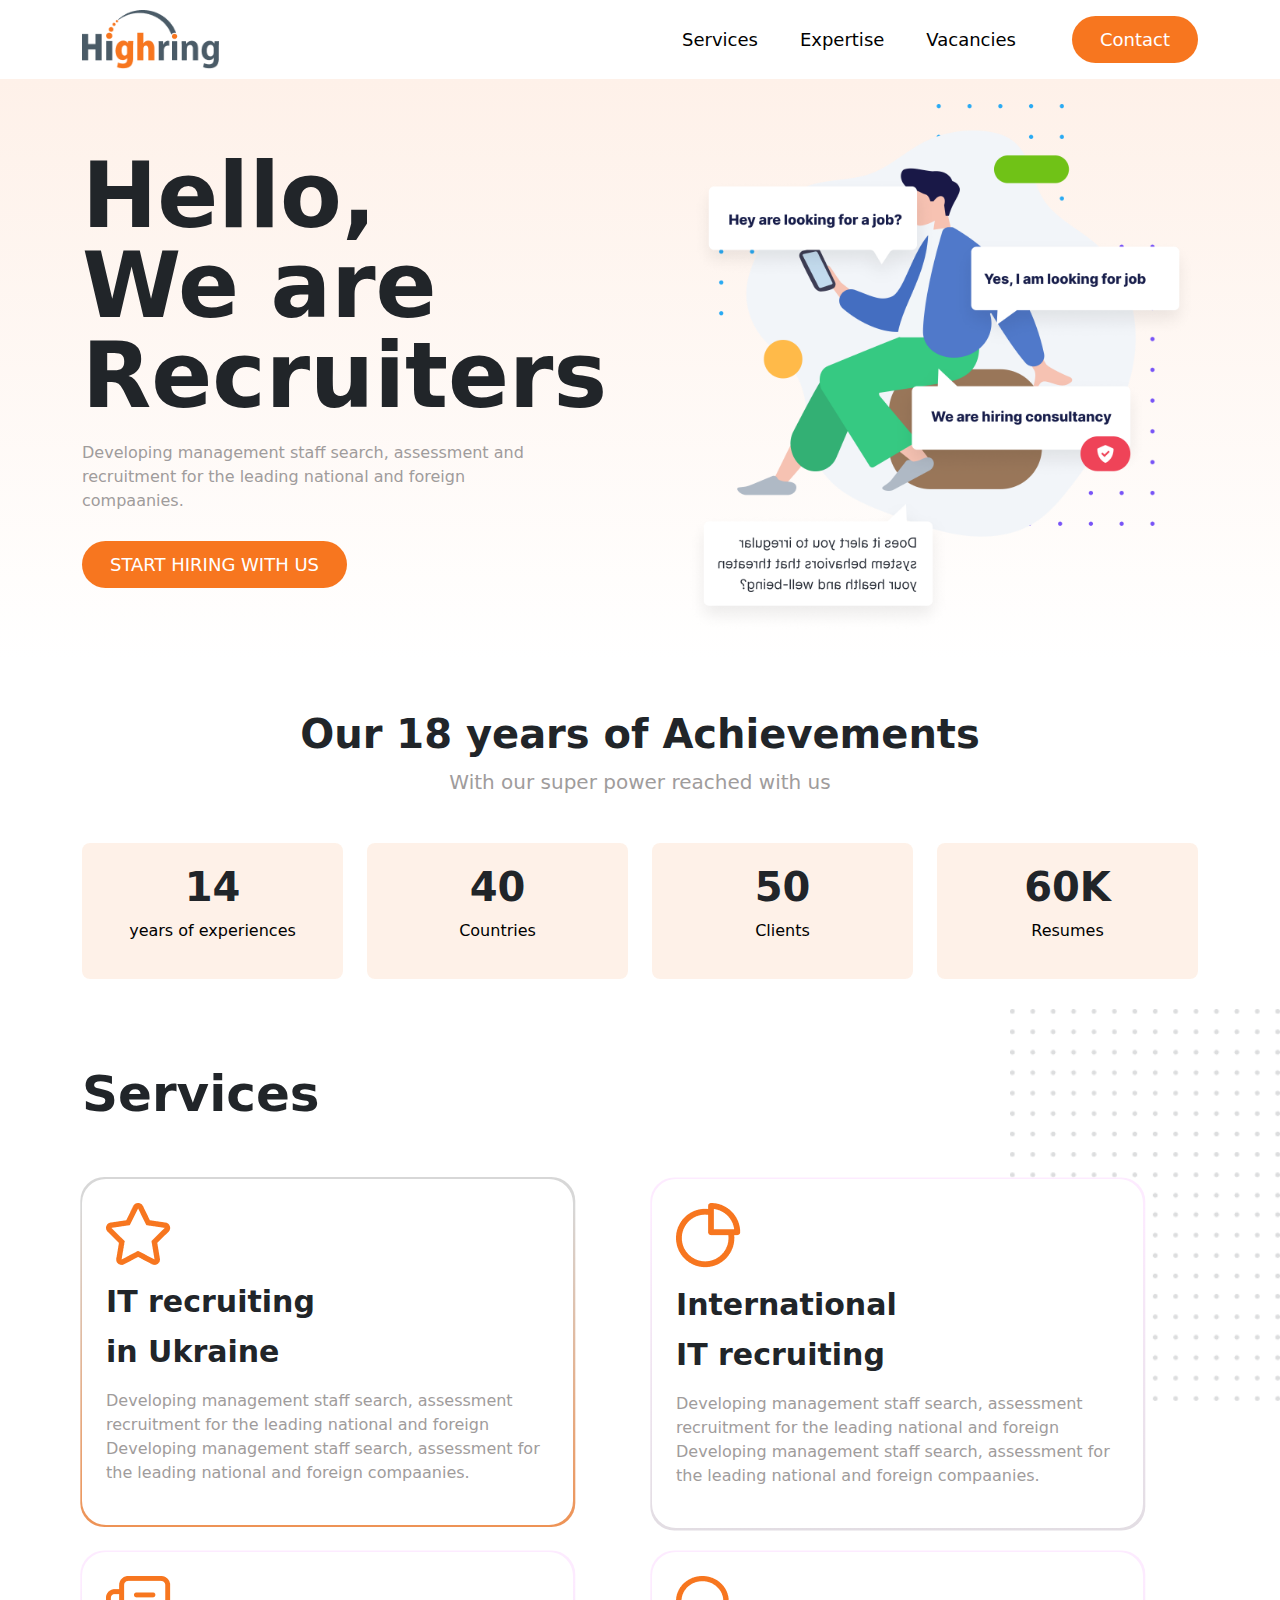
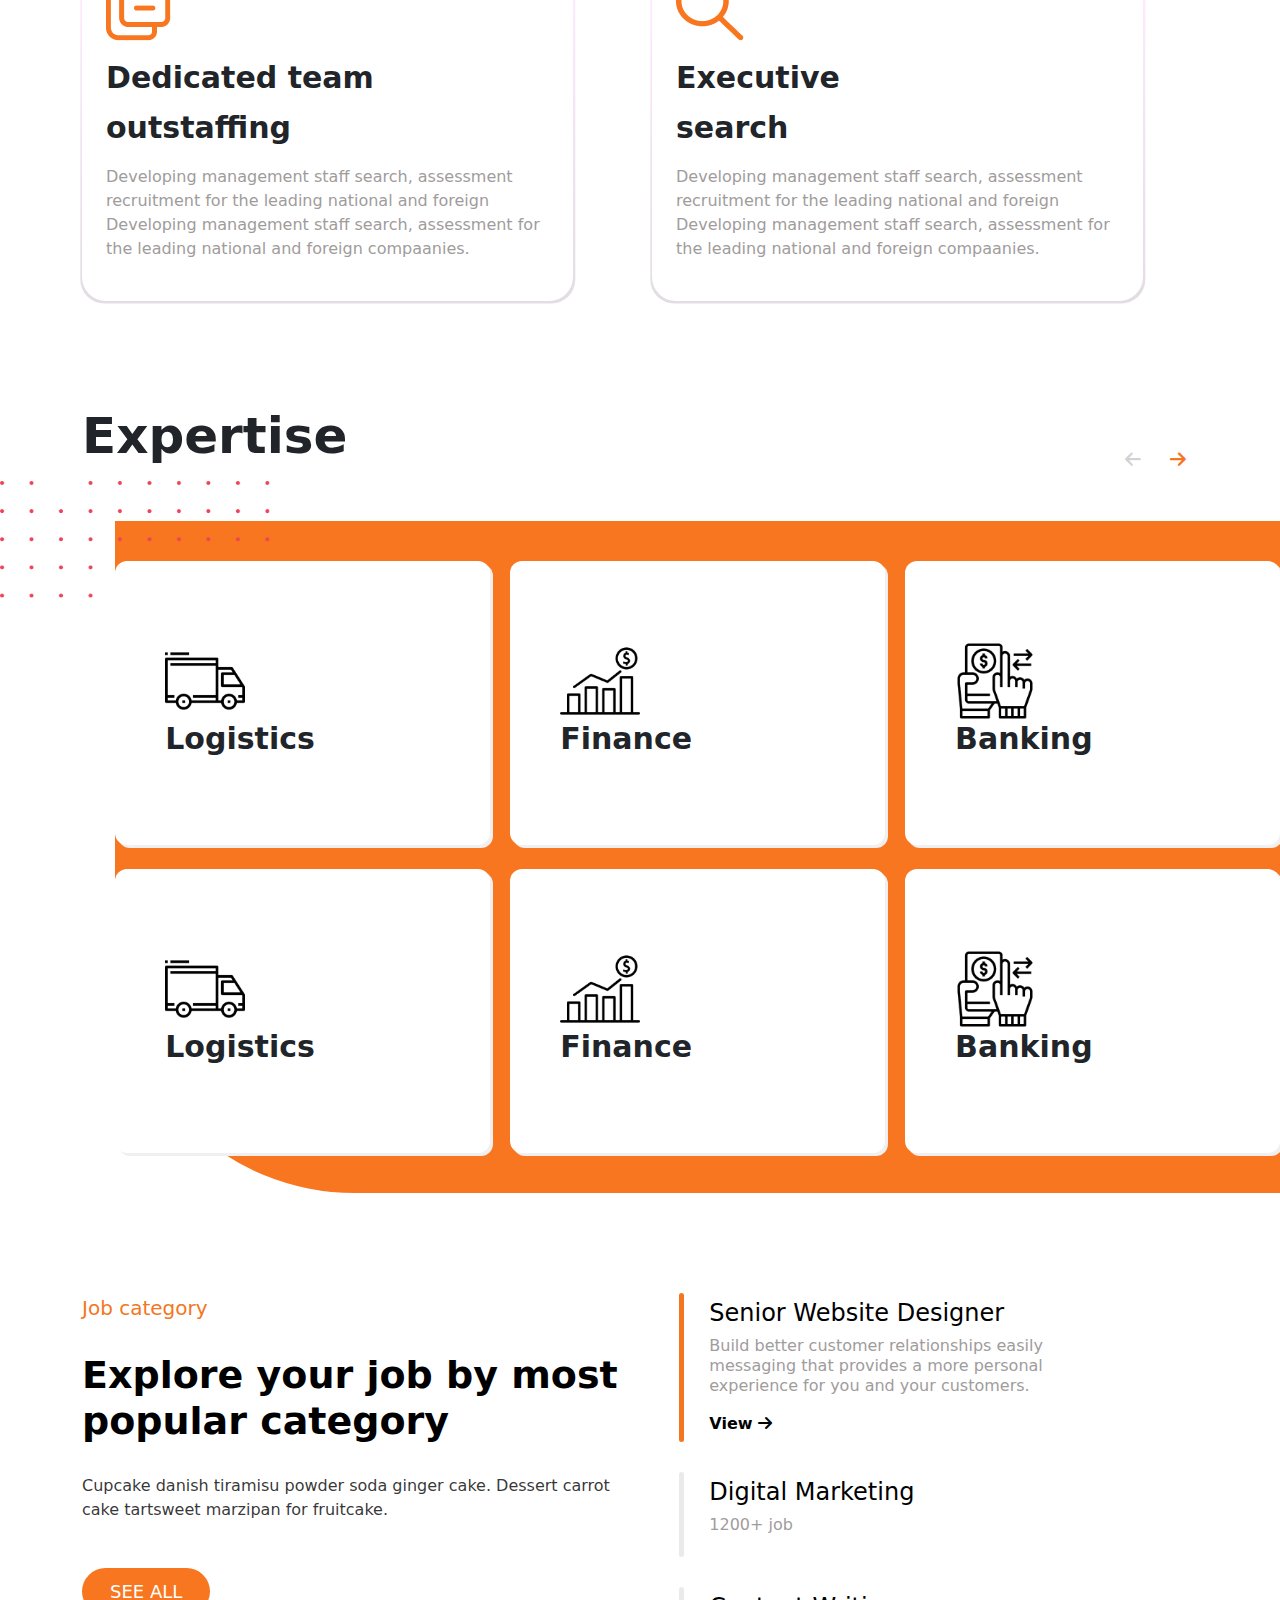
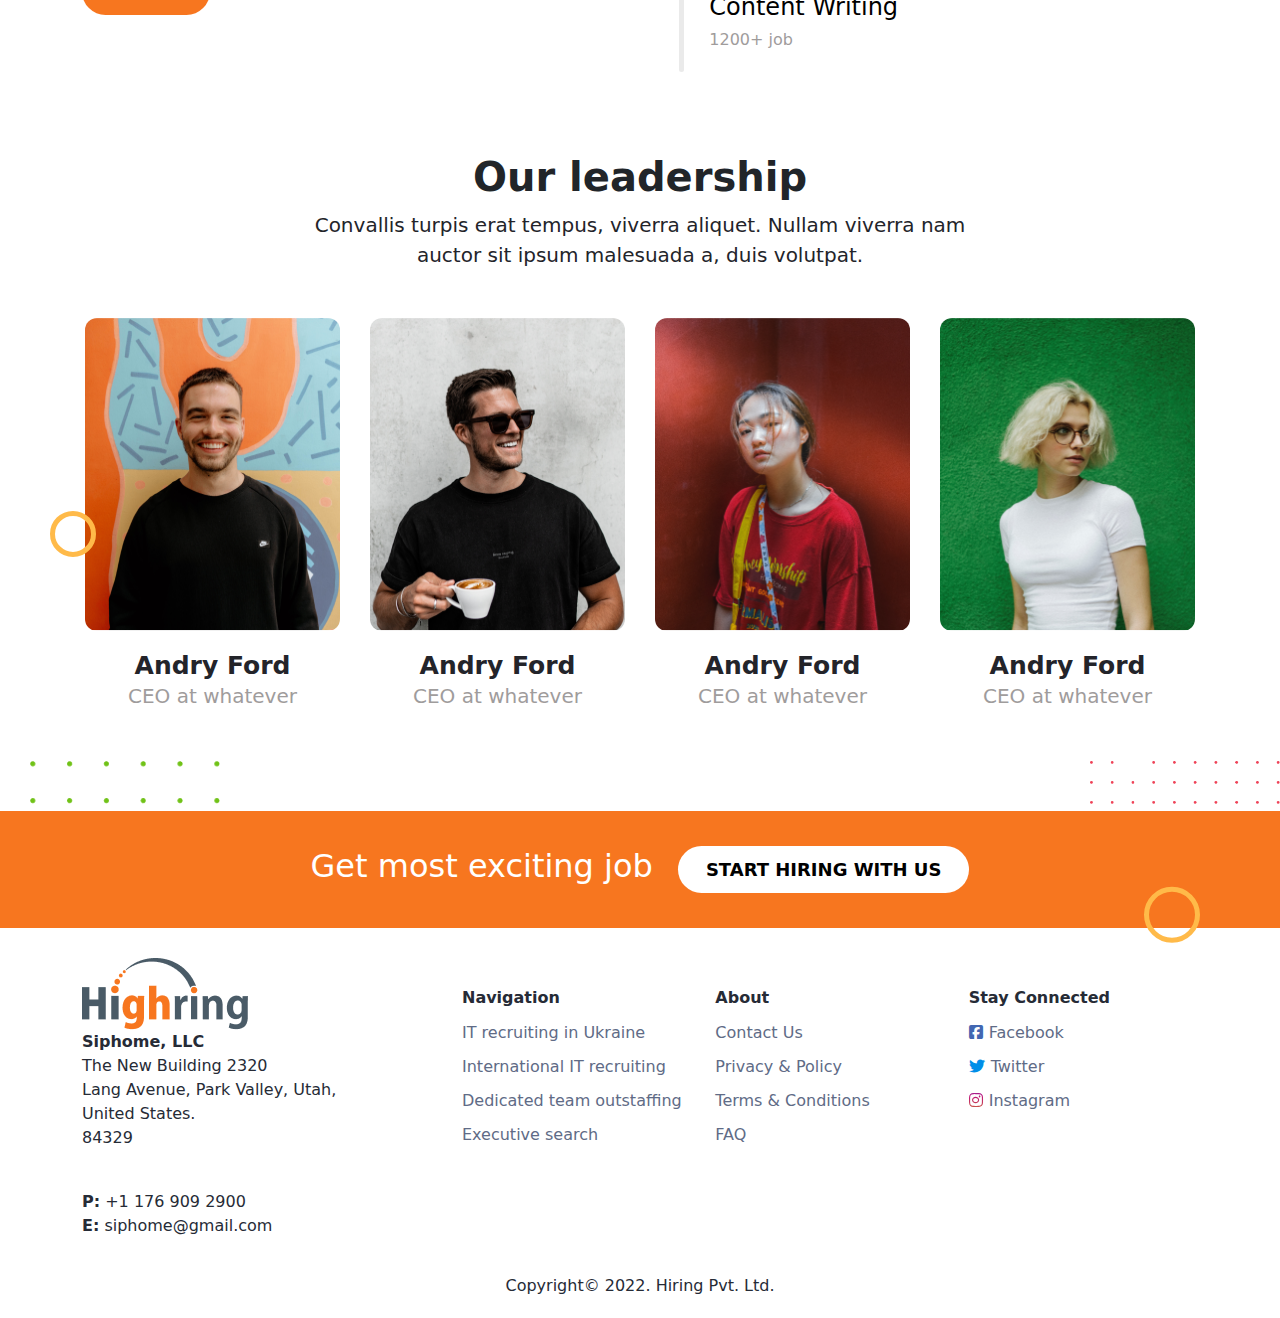
<file: index.html>
<!DOCTYPE html>
<html lang="en">
  <head>
    <meta charset="UTF-8" />
    <meta name="viewport" content="width=device-width, initial-scale=1.0" />
    <title>Home Page</title>
    <link
      rel="stylesheet"
      href="https://cdnjs.cloudflare.com/ajax/libs/font-awesome/6.7.1/css/all.min.css"
    />
    <link
      rel="stylesheet"
      href="https://cdn.jsdelivr.net/npm/bootstrap@5.3.3/dist/css/bootstrap.min.css"
    />
    <link rel="stylesheet" href="assets/css/style.css" />
  </head>
  <body>
    <!-- start navbar -->
    <nav class="navbar navbar-expand-lg navbar-light navbar-sticky">
      <div class="container">
        <div class="logo-container">
          <a class="navbar-brand" href="/">
            <img
              loading="lazy"
              src="assets/images/logo.png"
              alt="highRing logo"
              class="logo-img"
            />
          </a>
        </div>
        <div>
          <button
            class="navbar-toggler"
            type="button"
            data-bs-toggle="offcanvas"
            data-bs-target="#offcanvasNavbar"
            aria-controls="offcanvasNavbar"
            aria-label="Navbar Toggler"
          >
            <i class="fa-solid fa-bars"></i>
          </button>

          <div
            class="offcanvas offcanvas-end"
            tabindex="-1"
            id="offcanvasNavbar"
            aria-labelledby="offcanvasNavbarLabel"
          >
            <div class="offcanvas-header">
              <button
                type="button"
                class="btn-close text-reset"
                data-bs-dismiss="offcanvas"
                aria-label="Close"
              ></button>
            </div>
            <div
              class="offcanvas-body d-flex align-items-center justify-content-center gap-4"
            >
              <div class="menu-area-container">
                <ul class="navbar-nav me-auto mb-2 mb-lg-0 hover-area">
                  <li class="nav-item">
                    <a class="nav-link active" aria-current="page" href="/"
                      >Services</a
                    >
                  </li>

                  <li class="nav-item">
                    <a class="nav-link" aria-current="page" href="about"
                      >Expertise</a
                    >
                  </li>

                  <li class="nav-item">
                    <a class="nav-link" href="our-team">Vacancies</a>
                  </li>
                </ul>
              </div>
              <span class="divider"></span>
              <div class="call-parent-container">
                <button class="baseBtn">Contact</button>
              </div>
            </div>
          </div>
        </div>
      </div>
    </nav>
    <!-- end navbar -->
    <!-- start Hero Section -->
    <section class="heroSection">
      <div class="container">
        <div class="row align-items-center">
          <div class="col-lg-5 my-3 my-lg-0">
            <div class="hero-info-container">
              <h1>
                Hello,<br />We are <br />
                Recruiters
              </h1>
              <p>
                Developing management staff search, assessment and recruitment
                for the leading national and foreign compaanies.
              </p>
              <button class="baseBtn">START HIRING WITH US</button>
            </div>
          </div>
          <div class="col-lg-7 my-3 my-lg-0">
            <div class="hero-img-container">
              <img
                src="assets/images/hero-section-img.png"
                alt="hero section image"
              />
            </div>
          </div>
        </div>
      </div>
    </section>
    <!-- end hero section -->
    <!-- start highlight section -->
    <section class="highlightSection">
      <div class="container">
        <div class="sectionTitle">
          <h2>Our 18 years of Achievements</h2>
          <p>With our super power reached with us</p>
        </div>
        <div class="row">
          <div class="col-lg-3 col-6">
            <div class="highLightBox">
              <h3>14</h3>
              <p>years of experiences</p>
            </div>
          </div>
          <div class="col-lg-3 col-6">
            <div class="highLightBox">
              <h3>40</h3>
              <p>Countries</p>
            </div>
          </div>
          <div class="col-lg-3 col-6">
            <div class="highLightBox">
              <h3>50</h3>
              <p>Clients</p>
            </div>
          </div>
          <div class="col-lg-3 col-6">
            <div class="highLightBox">
              <h3>60K</h3>
              <p>Resumes</p>
            </div>
          </div>
        </div>
      </div>
    </section>
    <!-- edn highlight section -->
    <!-- start services section -->
    <section class="serviceSection">
      <img
        src="/assets/images/vertical-shape.png"
        class="vertical-shape"
        alt=""
      />
      <div class="container">
        <h2 class="secondSectionTitle">Services</h2>
        <div class="row g-4">
          <div class="col-md-6">
            <div class="serviceBox first">
              <img src="assets/images/star.png" alt="" />
              <h3>IT recruiting <br />in Ukraine</h3>
              <p>
                Developing management staff search, assessment recruitment for
                the leading national and foreign Developing management staff
                search, assessment for the leading national and foreign
                compaanies.
              </p>
            </div>
          </div>
          <div class="col-md-6">
            <div class="serviceBox">
              <img src="assets/images/chart.png" alt="" />
              <h3>
                International<br />
                IT recruiting
              </h3>
              <p>
                Developing management staff search, assessment recruitment for
                the leading national and foreign Developing management staff
                search, assessment for the leading national and foreign
                compaanies.
              </p>
            </div>
          </div>
          <div class="col-md-6">
            <div class="serviceBox">
              <img
                src="assets/images/copy.png"
                alt="Dedicated team outstaffing"
              />
              <h3>
                Dedicated team<br />
                outstaffing
              </h3>
              <p>
                Developing management staff search, assessment recruitment for
                the leading national and foreign Developing management staff
                search, assessment for the leading national and foreign
                compaanies.
              </p>
            </div>
          </div>
          <div class="col-md-6">
            <div class="serviceBox">
              <img src="assets/images/search.png" alt="" />
              <h3>
                Executive<br />
                search
              </h3>
              <p>
                Developing management staff search, assessment recruitment for
                the leading national and foreign Developing management staff
                search, assessment for the leading national and foreign
                compaanies.
              </p>
            </div>
          </div>
        </div>
      </div>
    </section>
    <!-- end services section -->
    <!-- start expertise section -->
    <section class="expertiseSection">
      <div class="containe">
        <div class="expertise-header container">
          <h2 class="secondSectionTitle">Expertise</h2>
          <div class="arrowContainer">
            <i class="fa-solid fa-arrow-left"></i>
            <i class="fa-solid fa-arrow-right clickable"></i>
          </div>
        </div>
        <div class="sliderContainer">
          <img
            src="assets/images/horizontal-shape.png"
            class="vertical-shape"
            alt=""
          />
          <div class="mainSlider">
            <div class="sliderBoxContainer">
              <div class="sliderBox">
                <img src="assets/images/truck.png" alt="" />
                <h3>Logistics</h3>
              </div>
              <div class="sliderBox">
                <img src="assets/images/bars.png" alt="" />
                <h3>Finance</h3>
              </div>
              <div class="sliderBox">
                <img src="assets/images/money-transfer.png" alt="" />
                <h3>Banking</h3>
              </div>
            </div>
            <div class="sliderBoxContainer">
              <div class="sliderBox">
                <img src="assets/images/truck.png" alt="" />
                <h3>Logistics</h3>
              </div>
              <div class="sliderBox">
                <img src="assets/images/bars.png" alt="" />
                <h3>Finance</h3>
              </div>
              <div class="sliderBox">
                <img src="assets/images/money-transfer.png" alt="" />
                <h3>Banking</h3>
              </div>
            </div>
          </div>
        </div>
      </div>
    </section>
    <!-- end expertise section -->
    <!-- start category section -->
    <section class="categorySection">
      <div class="container">
        <div class="row">
          <div class="col-lg-6 my-3 my-lg-0">
            <div class="category-info-container">
              <span>Job category</span>
              <h2>Explore your job by most popular category</h2>
              <p>
                Cupcake danish tiramisu powder soda ginger cake. Dessert carrot
                cake tartsweet marzipan for fruitcake.
              </p>
              <button class="baseBtn">SEE ALL</button>
            </div>
          </div>
          <div class="col-lg-6 my-3 my-lg-0">
            <div class="category-right-info-container">
              <div class="right-info-box">
                <h3>Senior Website Designer</h3>
                <p>
                  Build better customer relationships easily messaging that
                  provides a more personal experience for you and your
                  customers.
                </p>
                <a href="javascript:void(0)"
                  >View <i class="fa-solid fa-arrow-right clickable"></i
                ></a>
              </div>
              <div class="right-info-box">
                <h3>Digital Marketing</h3>
                <p>1200+ job</p>
              </div>
              <div class="right-info-box">
                <h3>Content Writing</h3>
                <p>1200+ job</p>
              </div>
            </div>
          </div>
        </div>
      </div>
    </section>
    <!-- end category section -->
    <!-- start leadership section -->
    <section class="leadershipSection">
      <div class="container">
        <div class="sectionTitle">
          <h2>Our leadership</h2>
          <p>
            Convallis turpis erat tempus, viverra aliquet. Nullam viverra nam
            auctor sit ipsum malesuada a, duis volutpat.
          </p>
        </div>
        <div class="row my-5">
          <div class="col-lg-3 col-6 d-flex justify-content-center">
            <div class="leaderBox">
              <img src="assets/images/img1.png" alt="" />
              <h3>Andry Ford</h3>
              <p>CEO at whatever</p>
            </div>
          </div>
          <div class="col-lg-3 col-6 d-flex justify-content-center">
            <div class="leaderBox">
              <img src="assets/images/img2.png" alt="" />
              <h3>Andry Ford</h3>
              <p>CEO at whatever</p>
            </div>
          </div>
          <div class="col-lg-3 col-6 d-flex justify-content-center">
            <div class="leaderBox">
              <img src="assets/images/img3.png" alt="" />
              <h3>Andry Ford</h3>
              <p>CEO at whatever</p>
            </div>
          </div>
          <div class="col-lg-3 col-6 d-flex justify-content-center">
            <div class="leaderBox">
              <img src="assets/images/img4.png" alt="" />
              <h3>Andry Ford</h3>
              <p>CEO at whatever</p>
            </div>
          </div>
        </div>
      </div>
      <div class="circleShape"></div>
    </section>
    <!-- end leadership section -->
    <!-- start banner section -->
    <section class="bannerSection">
      <img src="assets/images/green-shape.png" alt="" class="leftImg" />
      <img src="assets/images/horizontal-shape.png" alt="" class="rightImg" />
      <div class="bannerContainer">
        <h2>Get most exciting job</h2>
        <button class="baseBtn">START HIRING WITH US</button>
      </div>
      <div class="circleShape"></div>
    </section>
    <!-- end banner section -->
    <!-- start footer section -->
    <section class="footerSection">
      <div class="container">
        <div class="row">
          <div class="mainFooter col-lg-4">
            <div class="logoContainer">
              <img src="assets/images/logo.png" alt="" />
            </div>
            <div class="main-footer-info">
              <p>
                <b>Siphome, LLC</b><br />
                The New Building 2320 <br />
                Lang Avenue, Park Valley, Utah,<br />
                United States. <br />
                84329
              </p>
              <br />
              <p>
                <b>P:</b> +1 176 909 2900 <br />
                <b>E:</b> siphome@gmail.com
              </p>
            </div>
          </div>
          <div class="footerLinkContainer col-lg-8">
            <div class="row">
              <div class="col-lg-4">
                <div class="footerLinkBox">
                  <h3>Navigation</h3>
                  <a href="#">IT recruiting in Ukraine</a>
                  <a href="#">International IT recruiting </a>
                  <a href="#">Dedicated team outstaffing </a>
                  <a href="#">Executive search </a>
                </div>
              </div>
              <div class="col-lg-4">
                <div class="footerLinkBox">
                  <h3>About</h3>
                  <a href="#">Contact Us</a>
                  <a href="#">Privacy & Policy</a>
                  <a href="#">Terms & Conditions</a>
                  <a href="#">FAQ</a>
                </div>
              </div>
              <div class="col-lg-4">
                <div class="footerLinkBox">
                  <h3>Stay Connected</h3>
                  <a href="#"
                    ><i class="fa-brands fa-square-facebook"></i>Facebook</a
                  >
                  <a href="#"><i class="fa-brands fa-twitter"></i>Twitter</a>
                  <a href="#"
                    ><i class="fa-brands fa-instagram"></i>Instagram</a
                  >
                </div>
              </div>
            </div>
          </div>
        </div>
        <div class="copyrightBox">Copyright© 2022. Hiring Pvt. Ltd.</div>
      </div>
    </section>
    <!-- end footer section -->

    <script src="https://cdn.jsdelivr.net/npm/bootstrap@5.3.3/dist/js/bootstrap.bundle.min.js"></script>
  </body>
</html>
</file>
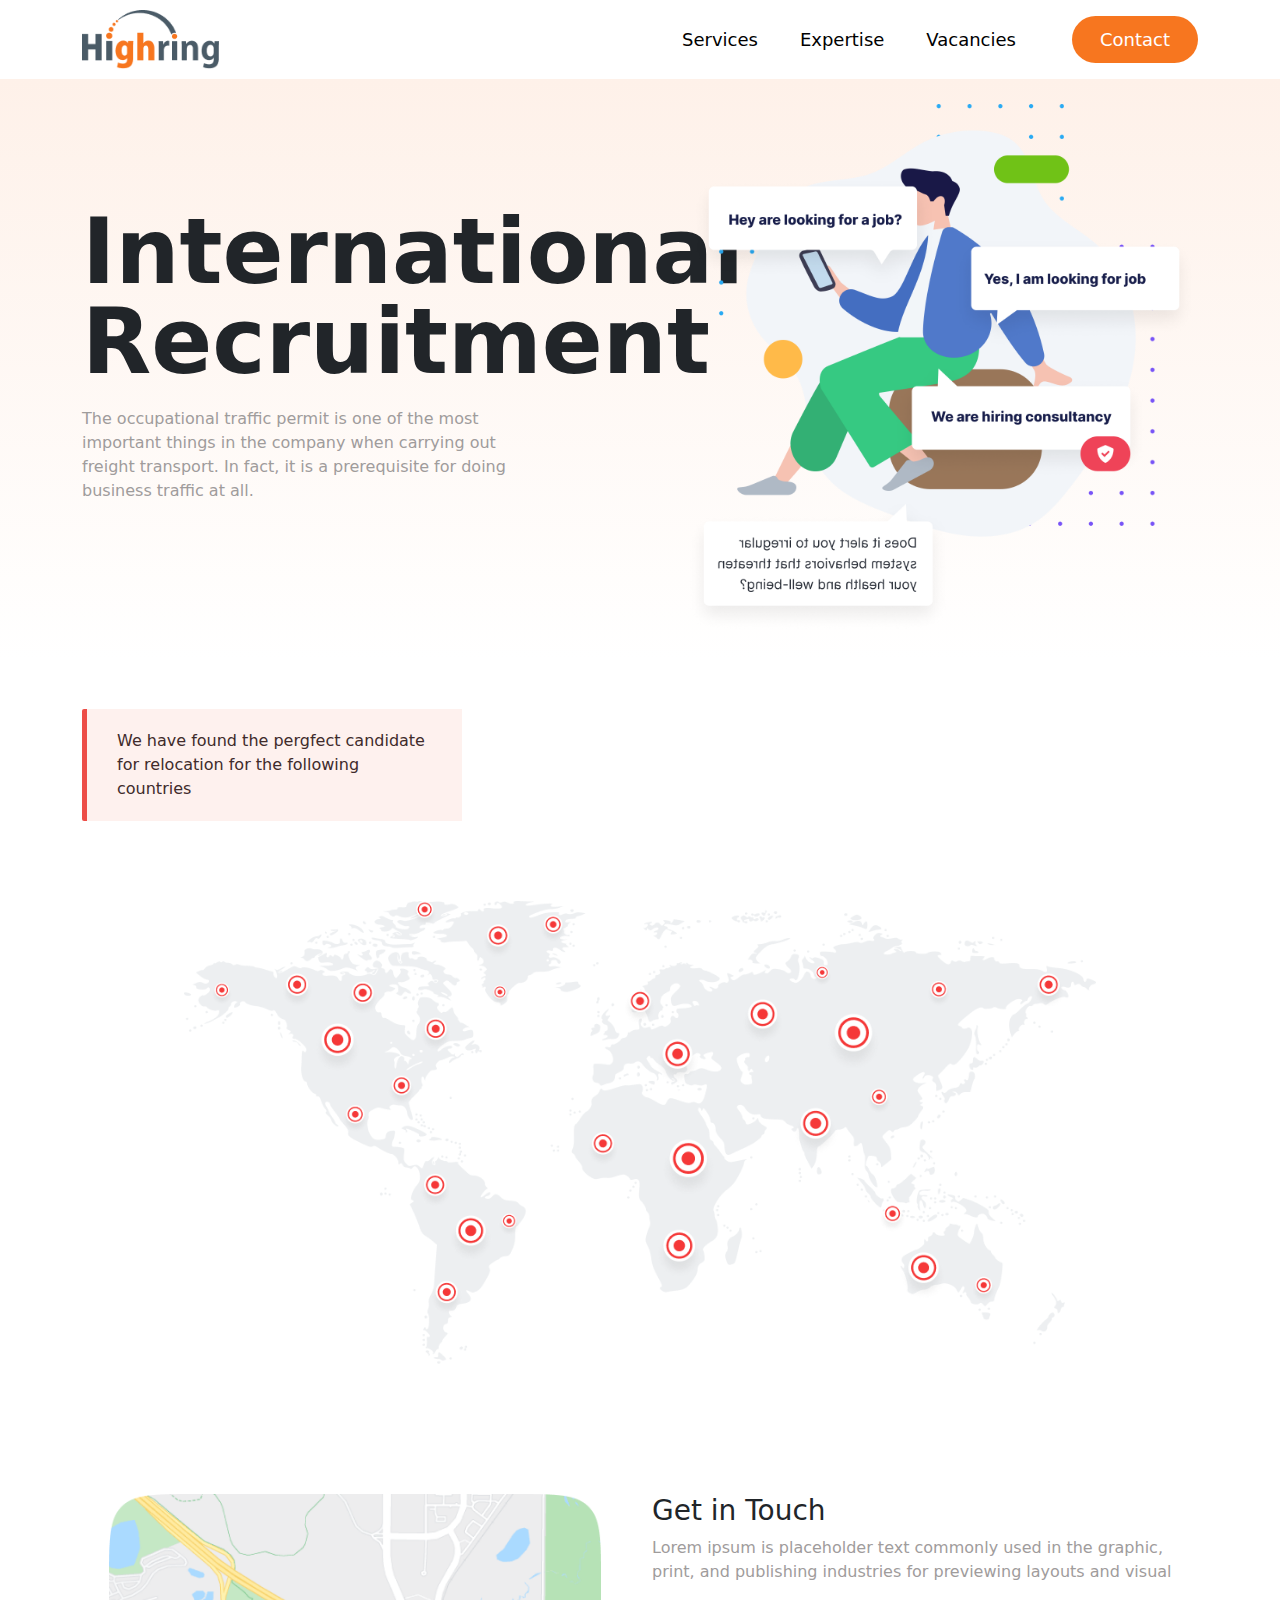
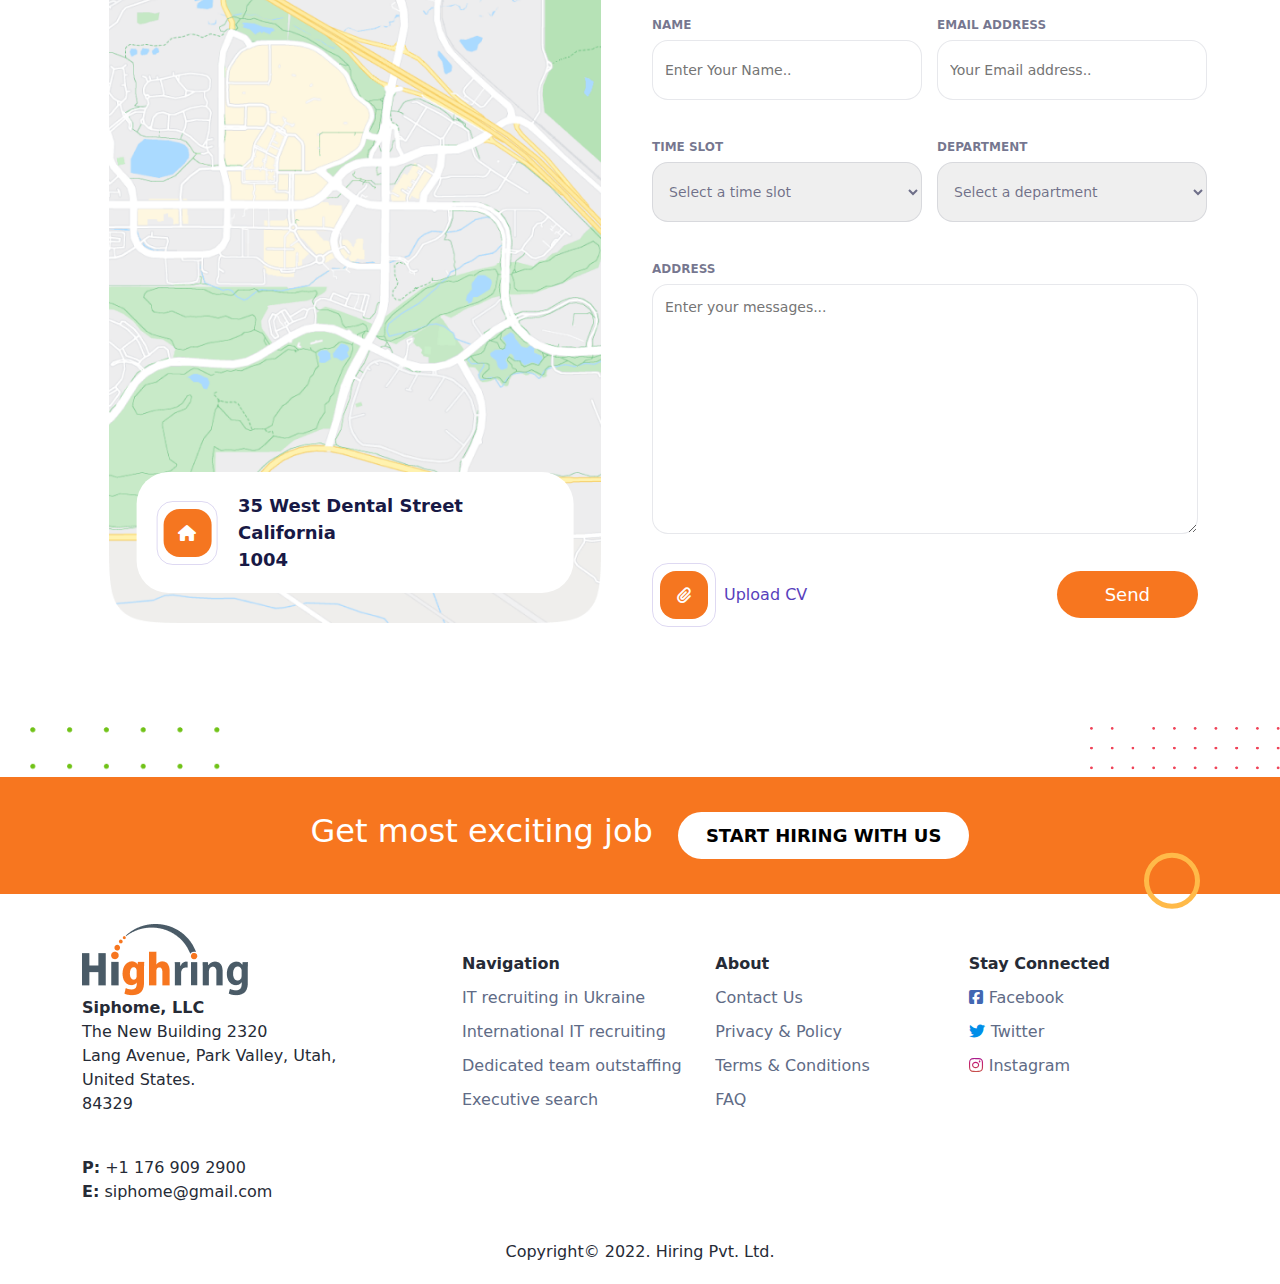
<file: international-recruitment.html>
<!DOCTYPE html>
<html lang="en">
  <head>
    <meta charset="UTF-8" />
    <meta name="viewport" content="width=device-width, initial-scale=1.0" />
    <title>International Recruitment</title>
    <link
      rel="stylesheet"
      href="https://cdnjs.cloudflare.com/ajax/libs/font-awesome/6.7.1/css/all.min.css"
    />
    <link
      rel="stylesheet"
      href="https://cdn.jsdelivr.net/npm/bootstrap@5.3.3/dist/css/bootstrap.min.css"
    />
    <link rel="stylesheet" href="assets/css/style.css" />
  </head>
  <body>
    <!-- start navbar -->
    <nav class="navbar navbar-expand-lg navbar-light navbar-sticky">
      <div class="container">
        <div class="logo-container">
          <a class="navbar-brand" href="/">
            <img
              loading="lazy"
              src="assets/images/logo.png"
              alt="highRing logo"
              class="logo-img"
            />
          </a>
        </div>
        <div>
          <button
            class="navbar-toggler"
            type="button"
            data-bs-toggle="offcanvas"
            data-bs-target="#offcanvasNavbar"
            aria-controls="offcanvasNavbar"
            aria-label="Navbar Toggler"
          >
            <i class="fa-solid fa-bars"></i>
          </button>

          <div
            class="offcanvas offcanvas-end"
            tabindex="-1"
            id="offcanvasNavbar"
            aria-labelledby="offcanvasNavbarLabel"
          >
            <div class="offcanvas-header">
              <button
                type="button"
                class="btn-close text-reset"
                data-bs-dismiss="offcanvas"
                aria-label="Close"
              ></button>
            </div>
            <div
              class="offcanvas-body d-flex align-items-center justify-content-center gap-4"
            >
              <div class="menu-area-container">
                <ul class="navbar-nav me-auto mb-2 mb-lg-0 hover-area">
                  <li class="nav-item">
                    <a class="nav-link active" aria-current="page" href="/"
                      >Services</a
                    >
                  </li>

                  <li class="nav-item">
                    <a class="nav-link" aria-current="page" href="about"
                      >Expertise</a
                    >
                  </li>

                  <li class="nav-item">
                    <a class="nav-link" href="our-team">Vacancies</a>
                  </li>
                </ul>
              </div>
              <span class="divider"></span>
              <div class="call-parent-container">
                <button class="baseBtn">Contact</button>
              </div>
            </div>
          </div>
        </div>
      </div>
    </nav>
    <!-- end navbar -->
    <!-- start Hero Section -->
    <section class="heroSection">
      <div class="container">
        <div class="row align-items-center">
          <div class="col-lg-5 my-3 my-lg-0">
            <div class="hero-info-container">
              <h1>International Recruitment</h1>
              <p>
                The occupational traffic permit is one of the most important
                things in the company when carrying out freight transport. In
                fact, it is a prerequisite for doing business traffic at all.
              </p>
            </div>
          </div>
          <div class="col-lg-7 my-3 my-lg-0">
            <div class="hero-img-container">
              <img
                src="assets/images/hero-section-img.png"
                alt="hero section image"
              />
            </div>
          </div>
        </div>
      </div>
    </section>
    <!-- end hero section -->
    <!-- start highlight section -->
    <section class="highlightSection">
      <div class="container">
        <div class="tipContainer">
          <p>
            We have found the pergfect candidate for relocation for the
            following countries
          </p>
        </div>
        <div class="row">
          <div class="hugeGloabImgBox">
            <img src="assets/images/huge-global.png" class="img-fluid" alt="" />
          </div>
        </div>
      </div>
    </section>
    <!-- edn highlight section -->
    <!-- start category section -->
    <section class="categorySection">
      <div class="container">
        <div class="row">
          <div class="col-lg-6 my-3 my-lg-0">
            <div class="map-info-container">
              <img src="assets/images/map.png" alt="" class="map-img" />
              <div class="mapInfo">
                <div class="iconContainer">
                  <div class="icon">
                    <i class="fa-solid fa-house"></i>
                  </div>
                </div>
                <p>35 West Dental Street California <br />1004</p>
              </div>
            </div>
          </div>
          <div class="col-lg-6 my-3 my-lg-0">
            <div class="form-right-info-container">
              <div class="formContainer">
                <h3>Get in Touch</h3>
                <p>Lorem ipsum is placeholder text commonly used in the graphic, print, and publishing industries for previewing layouts and visual </p>
                <div class="form row">
                    <div class="inputBox col-md-6">
                        <label for="">Name</label>
                        <input type="text" placeholder="Enter Your Name..">
                    </div>
                    <div class="inputBox col-md-6">
                        <label for="">emAIL aDDRESS</label>
                        <input type="text" placeholder="Your Email address..">
                    </div>
                    <div class="inputBox col-md-6">
                        <label for="time-slot">TIME SLOT</label>
                        <select id="time-slot" name="time-slot">
                            <option value="" disabled selected>Select a time slot</option>
                            <option value="morning">Morning</option>
                            <option value="afternoon">Afternoon</option>
                            <option value="evening">Evening</option>
                            <option value="night">Night</option>
                        </select>
                    </div>
                    <div class="inputBox col-md-6">
                        <label for="department">DEPARTMENT</label>
                        <select id="department" name="department">
                            <option value="" disabled selected>Select a department</option>
                            <option value="hr">Human Resources (HR)</option>
                            <option value="sales">Sales</option>
                            <option value="it">Information Technology (IT)</option>
                            <option value="finance">Finance</option>
                            <option value="marketing">Marketing</option>
                            <option value="operations">Operations</option>
                        </select>
                    </div>
                    <div class="inputBox col-12">
                        <label for="">Address</label>
                        <textarea  placeholder="Enter your messages..."></textarea>
                    </div>

                    <div class="buttonBox d-flex align-items-center justify-content-between">
                        <div class="d-flex align-items-center justify-content-center gap-2">
                            <div class="iconContainer">
                                <div class="icon">
                                    <i class="fa-solid fa-paperclip"></i>
                                </div>
                              </div>
                              <p style="color: rgba(88, 63, 188, 1); font-weight: 500; letter-spacing: 8%; margin-bottom: 0;" >Upload CV</p>
                        </div>
                        <button class="baseBtn px-5" >Send</button>
                    </div>
                </div>
              </div>
            </div>
          </div>
        </div>
      </div>
    </section>
    <!-- end category section -->
    <!-- start banner section -->
    <section class="bannerSection">
      <img src="assets/images/green-shape.png" alt="" class="leftImg" />
      <img src="assets/images/horizontal-shape.png" alt="" class="rightImg" />
      <div class="bannerContainer">
        <h2>Get most exciting job</h2>
        <button class="baseBtn">START HIRING WITH US</button>
      </div>
      <div class="circleShape"></div>
    </section>
    <!-- end banner section -->
    <!-- start footer section -->
    <section class="footerSection">
      <div class="container">
        <div class="row">
          <div class="mainFooter col-lg-4">
            <div class="logoContainer">
              <img src="assets/images/logo.png" alt="" />
            </div>
            <div class="main-footer-info">
              <p>
                <b>Siphome, LLC</b><br />
                The New Building 2320 <br />
                Lang Avenue, Park Valley, Utah,<br />
                United States. <br />
                84329
              </p>
              <br />
              <p>
                <b>P:</b> +1 176 909 2900 <br />
                <b>E:</b> siphome@gmail.com
              </p>
            </div>
          </div>
          <div class="footerLinkContainer col-lg-8">
            <div class="row">
              <div class="col-lg-4">
                <div class="footerLinkBox">
                  <h3>Navigation</h3>
                  <a href="#">IT recruiting in Ukraine</a>
                  <a href="#">International IT recruiting </a>
                  <a href="#">Dedicated team outstaffing </a>
                  <a href="#">Executive search </a>
                </div>
              </div>
              <div class="col-lg-4">
                <div class="footerLinkBox">
                  <h3>About</h3>
                  <a href="#">Contact Us</a>
                  <a href="#">Privacy & Policy</a>
                  <a href="#">Terms & Conditions</a>
                  <a href="#">FAQ</a>
                </div>
              </div>
              <div class="col-lg-4">
                <div class="footerLinkBox">
                  <h3>Stay Connected</h3>
                  <a href="#"
                    ><i class="fa-brands fa-square-facebook"></i>Facebook</a
                  >
                  <a href="#"><i class="fa-brands fa-twitter"></i>Twitter</a>
                  <a href="#"
                    ><i class="fa-brands fa-instagram"></i>Instagram</a
                  >
                </div>
              </div>
            </div>
          </div>
        </div>
        <div class="copyrightBox">Copyright© 2022. Hiring Pvt. Ltd.</div>
      </div>
    </section>
    <!-- end footer section -->

    <script src="https://cdn.jsdelivr.net/npm/bootstrap@5.3.3/dist/js/bootstrap.bundle.min.js"></script>
  </body>
</html>
</file>
<file: assets/css/style.css>
* {
  margin: 0;
  padding: 0;
  box-sizing: border-box;
}

p {
  color: rgba(159, 156, 156, 1);
}

/* strat navbar style */
.navbar {
  background-color: #fff;
  padding: 10px 0px;
  /* position: relative; */
}

.navbar-brand .logo-img {
  width: 75%;
}

.navbar-nav {
  gap: 26px;
}

.nav-item .nav-link {
  font-size: 18px;
  font-weight: 400;
  color: #000;
}

.baseBtn {
  border: none;
  border-radius: 30.5px;
  background: rgba(247, 118, 31, 1);
  font-size: 18px;
  color: #fff;
  padding: 10px 28px;
  font-weight: 400;
}

/* end styling for navbar */
.heroSection {
  background: linear-gradient(180deg, #fef1e9 0%, rgba(254, 241, 233, 0) 100%);
  padding: 25px 0px;
}

.hero-info-container h1 {
  font-size: 90px;
  font-weight: 700;
  line-height: 90px;
}
.hero-info-container p {
  padding: 12px 0px;
}
.hero-img-container {
  display: flex;
  align-items: center;
  justify-content: end;
}
.hero-img-container > img {
  width: 80%;
}
/* end styling for hero section */

/* start highlight section style */

.highlightSection {
  padding-top: 50px;
}

.sectionTitle {
  text-align: center;
}

.sectionTitle h2 {
  font-size: 40px;
  line-height: 50px;
  font-weight: 700;
}

.sectionTitle p {
  font-size: 20px;
  font-weight: 400;
}

.highLightBox {
  background: rgba(247, 118, 31, 0.1);
  text-align: center;
  border-radius: 8px;
  padding: 20px;
  margin: 30px auto;
}
.highLightBox h3 {
  font-size: 40px;
  font-weight: 700;
}
.highLightBox p {
  color: #000;
}
/* end highlight section style */

/* strat seviceSection */
.serviceSection {
  position: relative;
  padding: 50px 0px;
}

.serviceSection .vertical-shape {
  position: absolute;
  top: 0px;
  right: 0px;
}
.secondSectionTitle {
  font-size: 50px;
  font-weight: 700;
  line-height: 70px;
  margin-bottom: 50px;
}

.serviceBox {
  width: 90%;
  border-image-slice: 1;
  border-radius: 24px;
  padding: 24px;
  position: relative;
  background-color: #fff;
}

.serviceBox::before {
  content: "";
  display: block;
  width: calc(100% + 4px);
  height: calc(100% + 4px);
  background: linear-gradient(180deg, #fdebff 8.49%, #d7d7d7 138%);
  border-radius: 24px;
  position: absolute;
  transform: translate(-50%, -50%);
  top: 50%;
  left: 50%;
  z-index: -2;
}

.serviceBox.first::before {
  background: linear-gradient(180deg, #d7d7d7 8.49%, #f7761f 138%);
}

.serviceBox h3 {
  font-size: 30px;
  font-weight: 700;
  line-height: 50px;
  margin: 12px 0px;
}

.serviceBox p {
  font-size: 16px;
}
/* end servicesSection */
/* start expertise section */
.expertiseSection {
  padding: 50px 0px;
}
.expertise-header {
  display: flex;
  align-items: center;
  justify-content: space-between;
}

.arrowContainer i {
  color: rgba(17, 19, 30, 0.2);
  margin: 0px 12px;
  font-size: 18px;
}

.arrowContainer i.clickable {
  color: rgba(245, 118, 33, 1);
  cursor: pointer;
}
.sliderBox {
  background: rgba(255, 255, 255, 1);
  width: 380px;
  box-shadow: 3px 3px 0px rgb(241, 239, 239);
  padding: 80px 50px;
  border-radius: 12px;
  display: flex;
  flex-direction: column;
  align-items: start;
  justify-content: center;
}

.sliderBox img {
  width: 80px;
}
.sliderBox h3 {
  font-size: 30px;
  font-weight: 700;
}
.mainSlider {
  display: flex;
  align-items: center;
  justify-content: space-between;
  flex-wrap: wrap;
  gap: 24px;
  position: relative;
  width: 91%;
  margin-left: auto;
  padding: 40px 0px;
  /* overflow-x: scroll; */
}
.sliderBoxContainer {
  width: 100%;
  display: flex;
  align-items: center;
  justify-content: space-between;
  gap: 20px;
}

.sliderContainer {
  position: relative;
}

.sliderContainer::before {
  content: "";
  width: 91%;
  height: 100%;
  position: absolute;
  top: 0px;
  right: 0px;
  background-color: #f7761f;
  z-index: -2;
  border-bottom-left-radius: 240px;
}
.vertical-shape {
  width: 270px;
  position: absolute;
  z-index: -2;
  top: -40px;
}
/* end expertise section */

/* start  category section */
.categorySection {
  padding: 50px 0px;
}

.category-info-container span {
  color: rgba(243, 118, 34, 1);
  font-size: 20px;
  font-weight: 400;
}

.category-info-container h2 {
  font-size: 38px;
  font-weight: 600;
  margin: 30px 0px;
  color: rgba(0, 0, 0, 1);
  /* line-height: 38px; */
}

.category-info-container p {
  color: rgba(0, 0, 0, 0.8);
  padding-bottom: 30px;
}

.category-right-info-container {
  width: 90%;
  margin: auto;
}

.right-info-box {
  position: relative;
  padding: 6px 30px;
  margin-bottom: 30px;
}

.right-info-box::before {
  content: "";
  width: 5px;
  height: 100%;
  display: block;
  background-color: rgba(234, 234, 234, 1);
  position: absolute;
  left: 0px;
  top: 0px;
  border-radius: 12px;
}

.right-info-box:first-child:before {
  background-color: rgba(243, 118, 33, 1);
}

.right-info-box h3 {
  font-size: 24px;
  color: rgba(0, 0, 0, 1);
}
.right-info-box p {
  font-size: 16px;
  font-weight: 400;
  line-height: 20px;
  width: 80%;
}

.right-info-box a {
  color: rgba(0, 0, 0, 1);
  text-decoration: none;
  font-weight: 600;
}
/* end category section */

/* start leadership section style */
.leadershipSection {
  position: relative;
}

.circleShape {
  width: 45.88px;
  height: 45.88px;
  border: 5px solid rgba(255, 186, 73, 1);
  border-radius: 100%;
  position: absolute;
  top: 70%;
  transform: translateY(-70%);
  left: 50px;
}

.leadershipSection .sectionTitle p {
  color: rgba(35, 36, 42, 1);
  width: 60%;
  text-align: center;
  margin: auto;
}

.leaderBox {
  width: 98%;
  text-align: center;
}
.leaderBox img {
  width: 100%;
  border-radius: 12px;
  height: 313.91px;
  object-fit: cover;
  margin-bottom: 20px;
}

.leaderBox h3 {
  color: rgba(35, 36, 42, 1);
  font-size: 25px;
  font-weight: 700;
  margin-bottom: 0px;
}

.leaderBox p {
  font-size: 20px;
  font-weight: 400;
  margin-bottom: 0px;
}
/* end leadership section style */

/* start banner section style */
.bannerSection {
  background: rgba(247, 118, 31, 1);
  padding: 35px 0px;
  margin-top: 100px;
  margin-bottom: 30px;
  position: relative;
}

.bannerSection img {
  width: 190px;
}

.leftImg {
  position: absolute;
  z-index: -1;
  top: -50px;
  left: 30px;
  width: 150px;
}

.rightImg {
  position: absolute;
  z-index: -1;
  top: -50px;
  right: 0px;
}

.bannerSection .circleShape {
  width: 56px;
  height: 56px;
  bottom: -54px;
  right: 80px;
  left: unset;
  top: unset;
}
.bannerContainer {
  display: flex;
  align-items: center;
  justify-self: center;
  gap: 25px;
}

.bannerContainer h2 {
  color: rgba(255, 255, 255, 1);
}
.bannerContainer .baseBtn {
  color: rgba(0, 0, 0, 1);
  font-weight: 700;
  background: rgba(255, 255, 255, 1);
}
/* end banner section style */

/* start footer style */
.main-footer-info p {
  color: rgba(38, 43, 54, 1);
  font-weight: 400;
}
.main-footer-info p span {
  font-weight: 700;
}

.footerLinkBox {
  padding: 30px 0px;
}

.footerLinkBox h3 {
  color: rgba(38, 43, 54, 1);
  font-size: 16px;
  font-weight: 700;
}

.footerLinkBox a {
  text-decoration: none;
  display: block;
  font-size: 16px;
  padding: 5px 0px;
  color: rgba(96, 107, 134, 1);
}
.footerLinkBox i {
  padding-right: 6px;
}
.footerLinkBox .fa-square-facebook {
  color: rgba(66, 103, 178, 1);
}

.footerLinkBox .fa-twitter {
  color: rgba(0, 142, 232, 1);
}

.footerLinkBox .fa-instagram {
  background: linear-gradient(
    0deg,
    #e09b3d -46.14%,
    #c74c4d 11.25%,
    #c21975 68.63%,
    #7024c4 145.15%
  );
  -webkit-background-clip: text;
  -webkit-text-fill-color: transparent;
}
.copyrightBox {
  padding: 20px;
  text-align: center;
  color: rgba(38, 43, 54, 1);
}
/* end footer style */

/* styling another page */
.tipContainer {
  width: 380px;
  background-color: rgba(252, 221, 212, 0.4);
  padding: 20px 30px;
  border-left: 5px solid rgba(237, 77, 71, 1);
  border-radius: 2px 0px 0px 2px;
}

.tipContainer p {
  color: rgba(64, 43, 43, 1);
  margin-bottom: 0;
  font-weight: 500;
}

.hugeGloabImgBox {
  margin: 30px 0px;
  padding: 50px 0px;
}

.hugeGloabImgBox img {
  width: 80%;
  display: block;
  margin: auto;
}
.map-info-container {
  position: relative;
}
.map-info-container .map-img {
  width: 90%;
  display: block;
  margin: auto;
}
.mapInfo {
  width: 80%;
  background: rgba(255, 255, 255, 1);
  position: absolute;
  bottom: 30px;
  left: 50%;
  transform: translateX(-50%);
  display: flex;
  align-items: center;
  justify-content: center;
  gap: 20px;
  padding: 20px;
  border-radius: 32px;
}

.iconContainer {
  width: 64px;
  height: 64px;
  border: 1px solid rgba(88, 63, 188, 0.2);
  border-radius: 16px;
  display: flex;
  align-items: center;
  justify-content: center;
}

.iconContainer .icon {
  display: flex;
  align-items: center;
  justify-content: center;
  width: 48px;
  height: 48px;

  border-radius: 16px;
  background-color: rgba(245, 118, 32, 1);
}

.iconContainer .icon i {
  color: #fff;
}

.map-info-container p {
  color: rgba(24, 25, 69, 1);
  font-weight: 700;
  font-size: 18px;
  margin-bottom: 0;
}

.inputBox {
  margin: 16px 0px;
}

.inputBox label {
  display: block;
  font-size: 12px;
  font-weight: 700;
  color: rgba(24, 25, 69, 0.6);
  text-transform: uppercase;
}

.inputBox input,
.inputBox select,
.inputBox textarea {
  border-radius: 16px;
  border: 1px solid rgba(24, 25, 69, 0.1);
  color: rgba(24, 25, 69, 0.6);
  font-size: 14px;
  padding: 12px;
  width: 270px;
  height: 60px;
  margin: 6px 0px;
}
.inputBox textarea {
  width: 100%;
  height: 250px;
}
/* end styling another page */

/* making responsive */
@media (max-width: 991px) {
  .hero-img-container {
    justify-content: center;
  }

  .offcanvas-body {
    flex-direction: column;
    justify-content: start !important;
  }
}

@media (max-width: 767px) {
  .hero-info-container h1 {
    font-size: 70px;
    line-height: 70px;
  }
  .serviceBox {
    margin: auto;
  }
  .bannerSection .circleShape {
    width: 41px;
    height: 41px;
    bottom: -43px;
    right: 20px;
  }
  .serviceSection .vertical-shape {
    top: 55px;
  }
  .circleShape {
    top: 83%;
    transform: translateY(-80%);
  }
  .expertiseSection {
    display: none;
  }
  .inputBox input,
  .inputBox select,
  .inputBox textarea {
    width: 100%;
  }
}

@media (max-width: 567px) {
  .bannerContainer {
    flex-direction: column;
  }
  .bannerSection img {
    width: 120px;
  }

  .leftImg {
    top: -30px;
  }
  .rightImg {
    top: -30px;
  }
}

@media (max-width: 425px) {
  .offcanvas {
    width: 60% !important;
  }
  .leadershipSection .sectionTitle p {
    width: unset;
    font-size: 12px;
    line-height: 17px;
  }
  .sectionTitle h2 {
    font-size: 40px;
    line-height: 40px;
  }
  .sectionTitle p {
    font-size: 14px;
    line-height: 14px;
  }
  .hero-info-container h1 {
    font-size: 50px;
    line-height: 55px;
    margin: 20px 0px;
  }

  .serviceBox h3 {
    font-size: 26px;
    line-height: 33px;
  }

  .serviceBox p {
    font-size: 14px;
    line-height: 16px;
  }

  .serviceBox img {
    width: 50px;
  }
  .categorySection {
    padding: 25px 0px;
  }
  .category-info-container h2 {
    font-size: 30px;
    margin: 15px 0px;
  }
  .serviceSection {
    padding: 25px 0px;
  }
  .right-info-box h3 {
    font-size: 20px;
  }
  .right-info-box p {
    font-size: 14px;
    line-height: 16px;
  }

  .leaderBox img {
    height: unset;
  }
  .leaderBox h3 {
    font-size: 20px;
    line-height: 22px;
  }
  .leaderBox p {
    font-size: 14px;
    margin-bottom: 16px;
  }
  .map-info-container p {
    font-size: 13px;
    line-height: 16px;
  }

  .tipContainer {
    width: 300px;
  }
  .tipContainer p {
    font-size: 13px;
    line-height: 17px;
}
}
</file>
